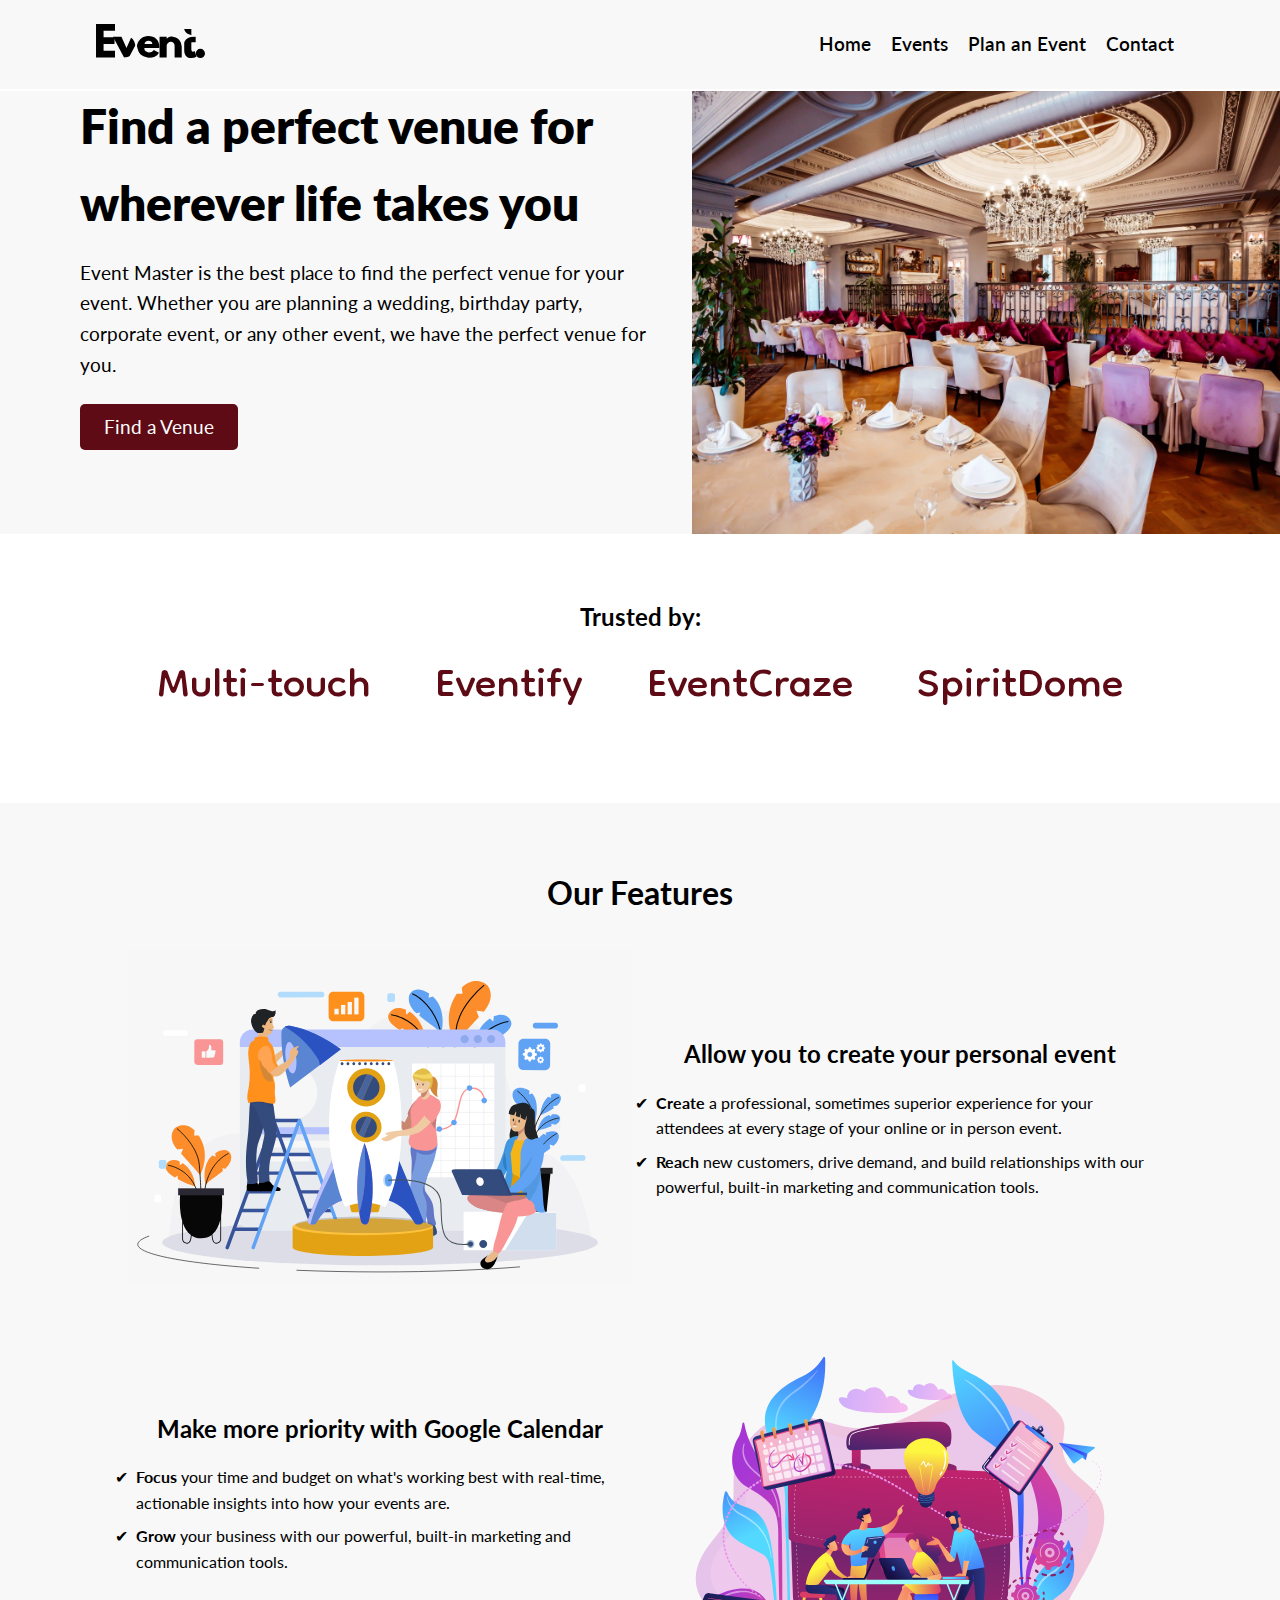
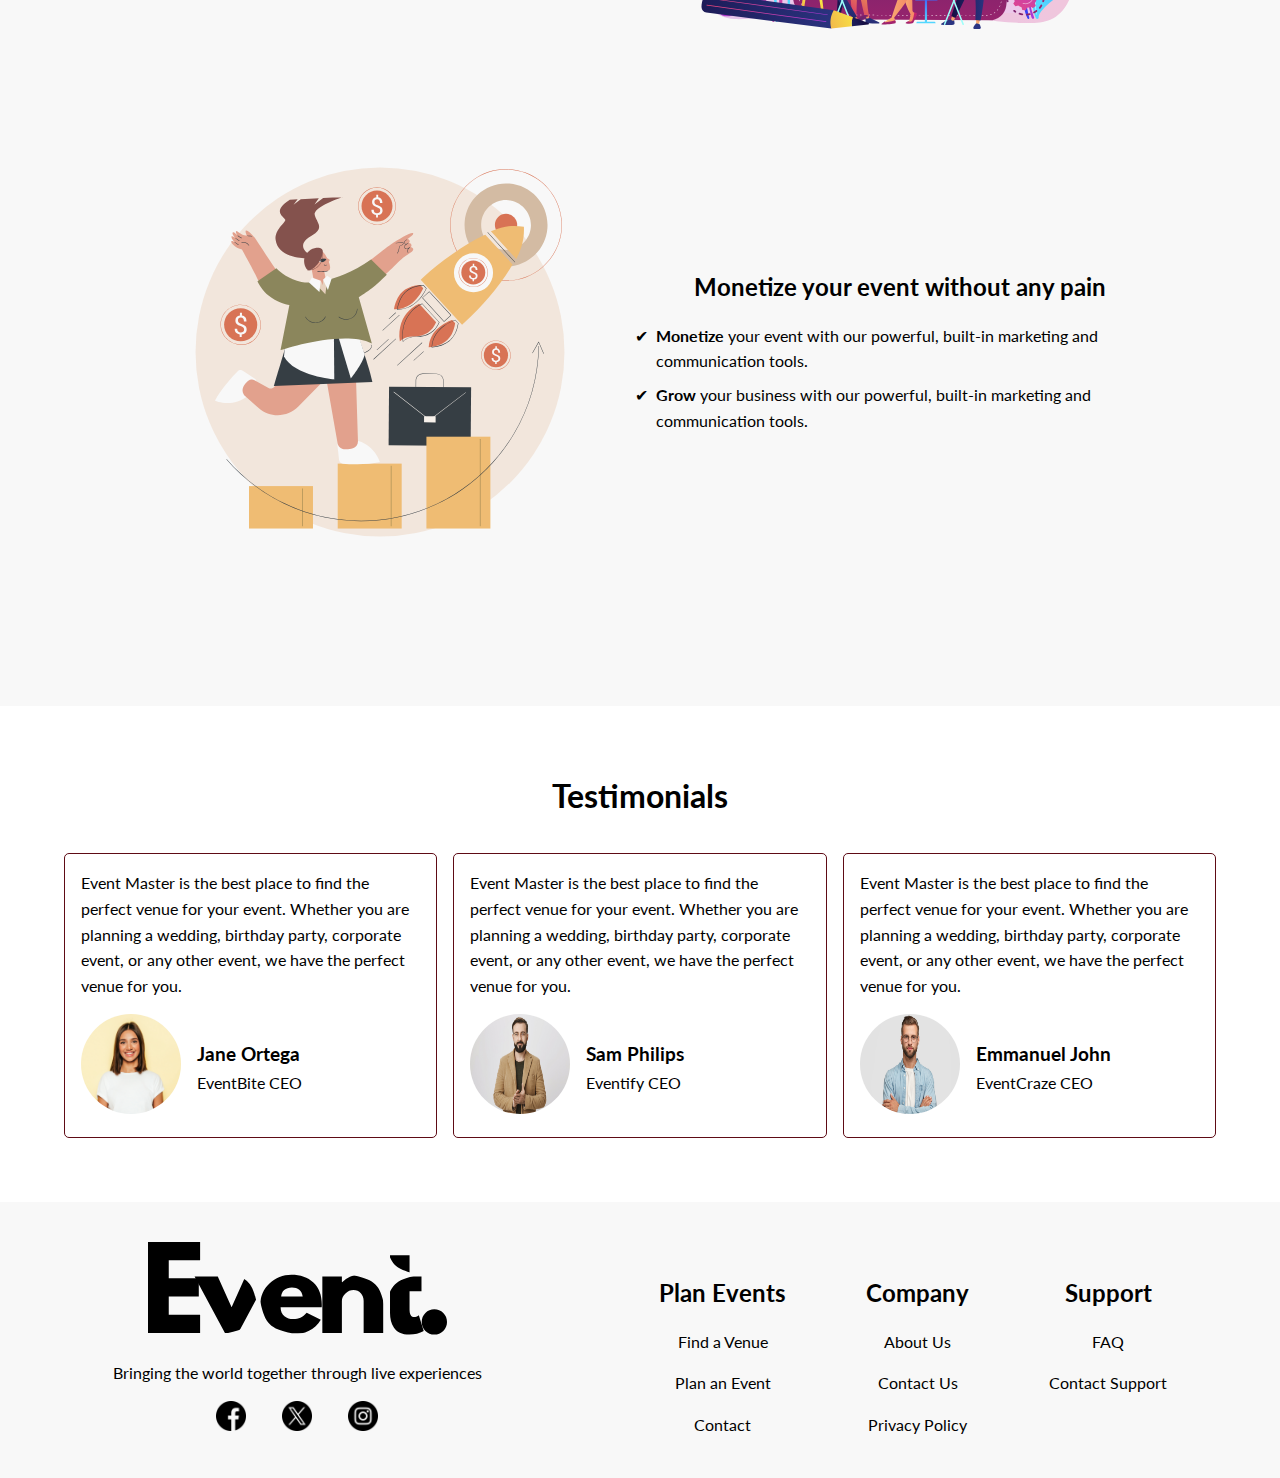
<file: index.html>
<!DOCTYPE html>
<html lang="en">
<head>
    <meta charset="UTF-8">
    <meta name="viewport" content="width=device-width, initial-scale=1.0">
    <title>Event Master</title>
    <meta name="description" content="WDD 131 - Dynamic Web Fundamentals by Aniekan Winner Anietie. Event Master">
    <meta name="author" content="Aniekan Winner Anietie">

    <link rel="stylesheet" href="styles/base.css">
    <link rel="stylesheet" href="styles/event.css">
    <link rel="stylesheet" href="styles/event-large.css">

    <link rel="preconnect" href="https://fonts.googleapis.com">
    <link rel="preconnect" href="https://fonts.gstatic.com" crossorigin>
    <link href="https://fonts.googleapis.com/css2?family=Dongle&family=Lato:ital,wght@0,100;0,300;0,400;0,700;0,900;1,100;1,300;1,400;1,700;1,900&display=swap" rel="stylesheet">

    <script src="scripts/event.js" defer></script>
</head>
<body>
    <header>
      <div class="logo">
        <img src="images/event-logo.svg" alt="Logo of event master" loading="lazy">
      </div>
      <nav>
        <button id="hamburger">&#9776;</button>
        <ul id="nav-menu">
          <li><a href="index.html">Home</a></li>
          <li><a href="events.html">Events</a></li>
          <li><a href="plan.html">Plan an Event</a></li>
          <li><a href="contact.html">Contact</a></li>
        </ul>
      </nav>
    </header>

    <main>
      <section class="hero">
        <div class="hero-text">
          <h1>Find a perfect venue for wherever life takes you</h1>
          <p>Event Master is the best place to find the perfect venue for your event. Whether you are planning a wedding, birthday party, corporate event, or any other event, we have the perfect venue for you.</p>
          <a href="events.html" class="btn">Find a Venue</a>
        </div>
        <div class="hero-image">
          <picture>
            <source srcset="images/hero-desktop.webp" media="(min-width: 769px)">
            <img src="images/hero-mobile.webp" alt="A beautiful event center" loading="lazy">
          </picture>
        </div>
      </section>

      <section class="partners">
        <h2>Trusted by:</h2>
        <div class="partner-logo">
          <p>Multi-touch </p>
          <p>Eventify</p>
          <p>EventCraze</p>
          <p>SpiritDome</p>
        </div>
      </section>

      <section class="feature-container">
        <h2>Our Features</h2>

        <div class="feature">
          <div>
            <img src="images/feature-1.svg" alt="Feature 1" loading="lazy">
          </div>
          <div>
            <h3>Allow you to create your personal event</h3>
            <ul>
              <li>
                <p>
                  <strong>Create</strong> a professional, sometimes superior experience for your attendees at every stage of your online or in person event.
                </p>
              </li>
              <li>
                <p>
                  <strong>Reach </strong>new customers, drive demand, and build relationships with our powerful, built-in marketing and communication tools.
                </p>
              </li>
            </ul>
          </div>
        </div>

        <div class="feature">
          <div>
            <img src="images/feature-2.svg" alt="Feature 2" loading="lazy">
          </div>
          <div>
            <h3>Make more priority with Google Calendar</h3>
            <ul>
              <li>
                <p>
                  <strong>Focus </strong>your time and budget on what's working best with real-time, actionable insights into how your events are.
                </p>
              </li>
              <li>
                <p>
                  <strong>Grow</strong> your business with our powerful, built-in marketing and communication tools.
                </p>
              </li>
            </ul>
          </div>
        </div>

        <div class="feature">
          <div>
            <img src="images/feature-3.svg" alt="Feature 3" loading="lazy">
          </div>
          <div>
            <h3>Monetize your event without any pain</h3>
            <ul>
              <li>
                <p>
                  <strong>Monetize</strong> your event with our powerful, built-in marketing and communication tools.
                </p>
              </li>
              <li>
                <p>
                  <strong>Grow</strong> your business with our powerful, built-in marketing and communication tools.
                </p>
              </li>
            </ul>
          </div>
        </div>
      </section>

      <section class="testimonial-container">
        <h2>Testimonials</h2>

        <div class="testimonial">
          <div class="testimonial-card">
          <p>Event Master is the best place to find the perfect venue for your event. Whether you are planning a wedding, birthday party, corporate event, or any other event, we have the perfect venue for you.</p>
          <div>
            <div>
              <img src="images/person-1.webp" alt="Testimonial 1" loading="lazy">
            </div>
            <div>
              <h3>Jane Ortega</h3>
              <p>EventBite CEO</p>
            </div>
          </div>
        </div>

        <div class="testimonial-card">
          <p>Event Master is the best place to find the perfect venue for your event. Whether you are planning a wedding, birthday party, corporate event, or any other event, we have the perfect venue for you.</p>
          <div >
            <div>
              <img src="images/person-2.webp" alt="Testimonial 2" loading="lazy">
            </div>
            <div>
              <h3>Sam Philips</h3>
              <p>Eventify CEO</p>
            </div>
          </div>
        </div>

        <div class="testimonial-card">
          <p>Event Master is the best place to find the perfect venue for your event. Whether you are planning a wedding, birthday party, corporate event, or any other event, we have the perfect venue for you.</p>
          <div>
            <div>
              <img src="images/person-3.webp" alt="Testimonial 3" loading="lazy">
            </div>
            <div>
              <h3>Emmanuel John</h3>
              <p>EventCraze CEO</p>
            </div>
          </div>
        </div>
        </div>
        
      </section>

      <footer>
        <div class="footer-details">
          <div>
            <img src="images/event-logo.svg" alt="Logo of event master" loading="lazy">
          </div>
          <p>Bringing the world together through live experiences</p>
          <div class="footer-social">
            <a href="https://facebook.com" target="_blank"><img src="images/facebook.png" alt="Facebook"></a>
            <a href="https://twitter.com" target="_blank"><img src="images/x.png" alt="Twitter"></a>
            <a href="https://instagram.com" target="_blank"><img src="images/instagram.png" alt="Instagram"></a>
          </div>
        </div>

        <div class="footer-links">
          <div class="footer-link">
            <h3>Plan Events</h3>
            <ul>
              <li><a href="events.html">Find a Venue</a></li>
              <li><a href="plan.html">Plan an Event</a></li>
              <li><a href="contact.html">Contact</a></li>
          </div>

          <div class="footer-link">
            <h3>Company</h3>
            <ul>
              <li><a href="about.html">About Us</a></li>
              <li><a href="contact.html">Contact Us</a></li>
              <li><a href="privacy.html">Privacy Policy</a></li>
            </ul>
          </div>

          <div class="footer-link">
            <h3>Support</h3>
            <ul>
              <li><a href="faq.html">FAQ</a></li>
              <li><a href="contact.html">Contact Support</a></li>
            </ul>
          </div>
        </div>
      </footer>

    </main>
</body>
</html>
</file>
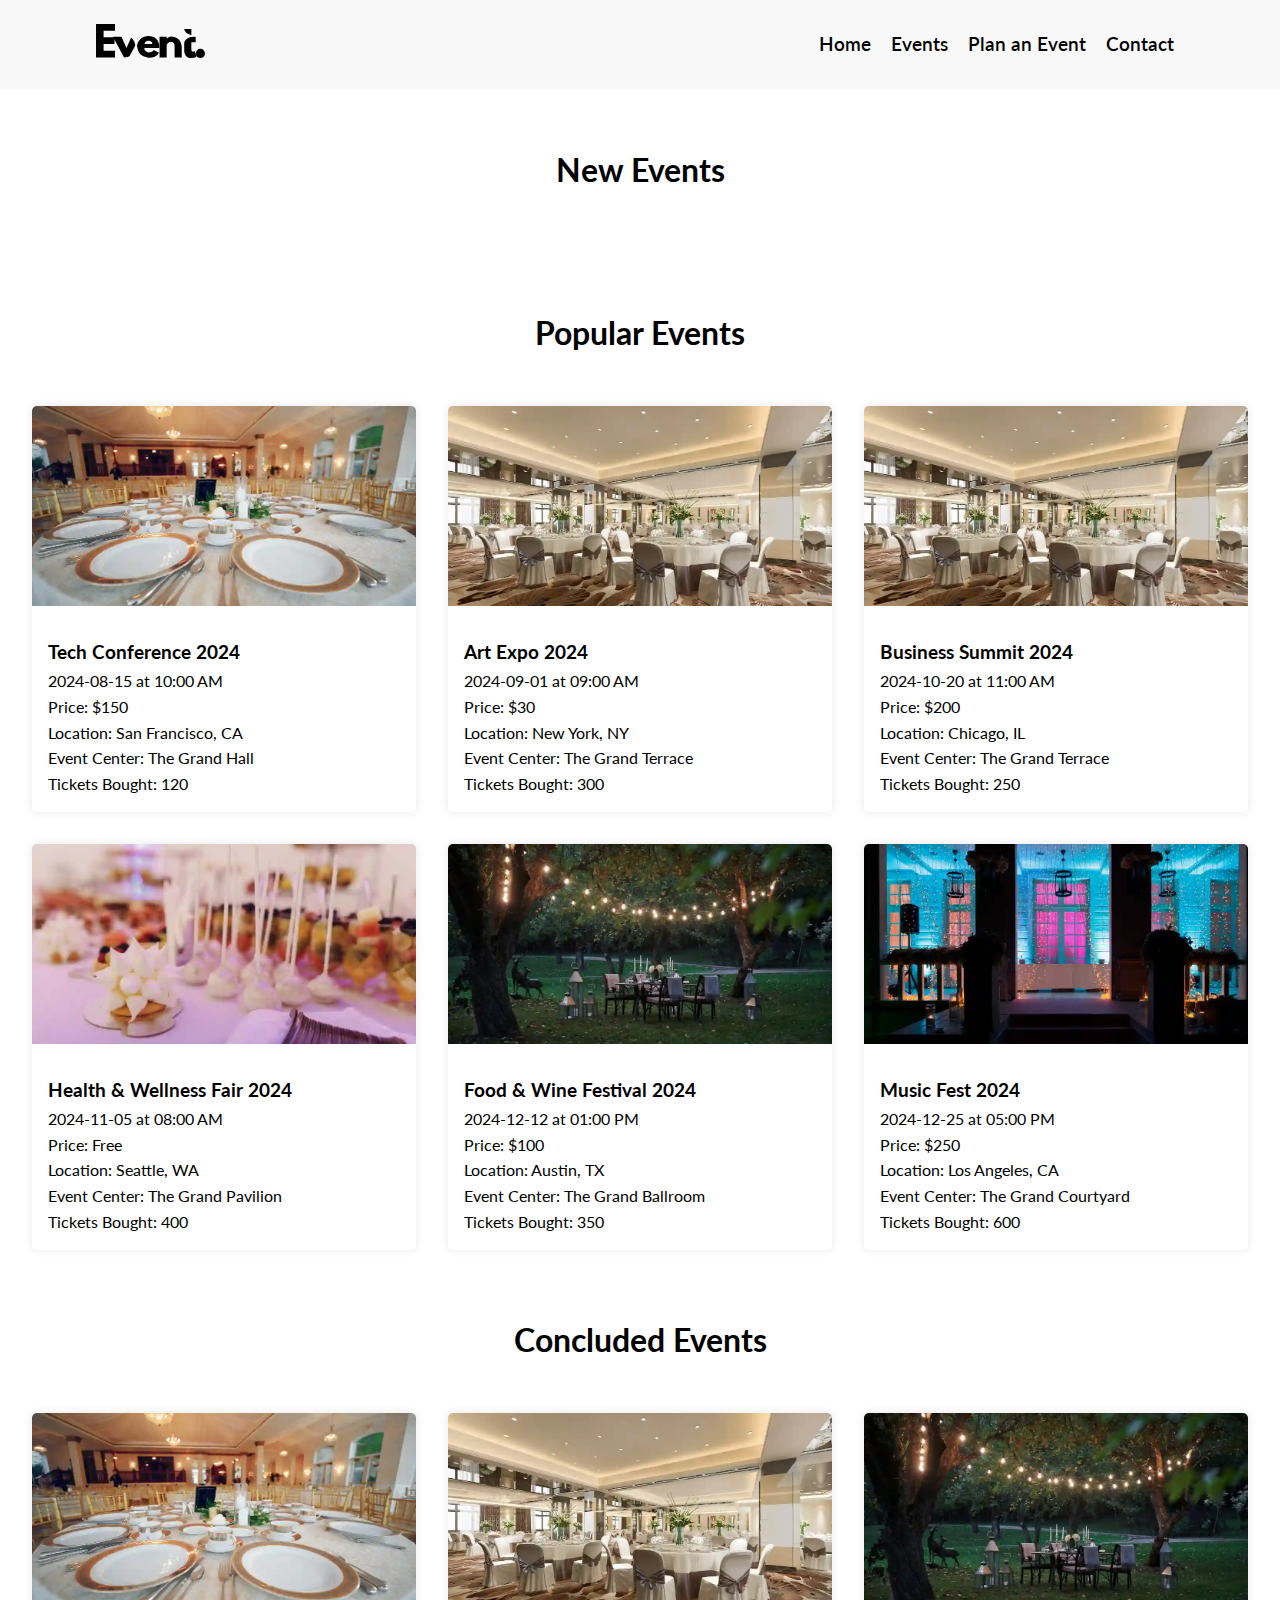
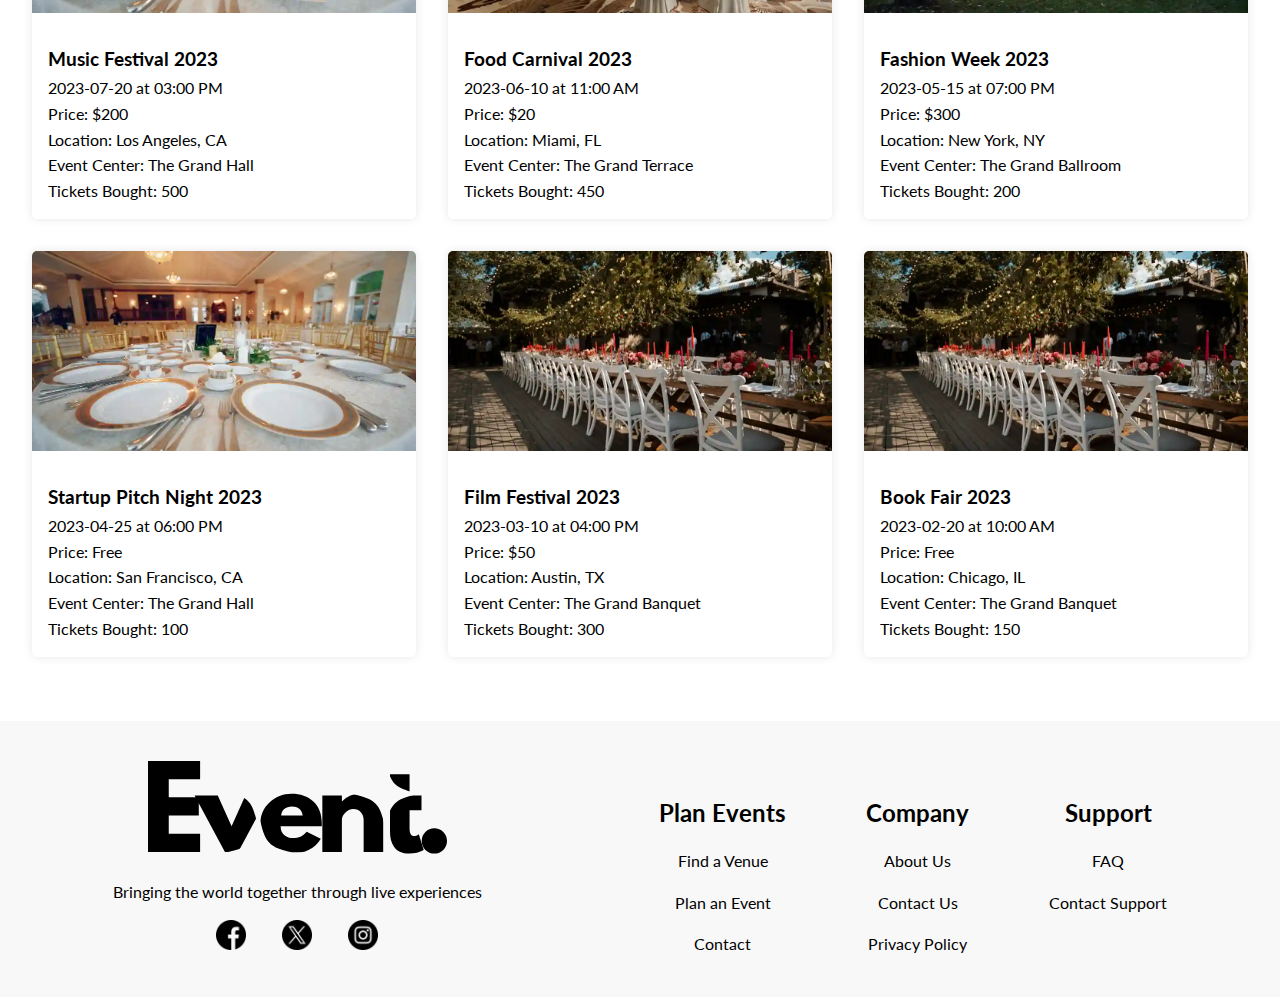
<file: events.html>
<!DOCTYPE html>
<html lang="en">
<head>
    <meta charset="UTF-8">
    <meta name="viewport" content="width=device-width, initial-scale=1.0">
    <title>EventMaster - Events</title>
    <meta name="description" content="WDD 131 - Dynamic Web Fundamentals by Aniekan Winner Anietie. Event Master">
    <meta name="author" content="Aniekan Winner Anietie">

    <link rel="stylesheet" href="styles/base.css">
    <link rel="stylesheet" href="styles/event.css">
    <link rel="stylesheet" href="styles/event-large.css">
    <link rel="preconnect" href="https://fonts.googleapis.com">
    <link rel="preconnect" href="https://fonts.gstatic.com" crossorigin>
    <link href="https://fonts.googleapis.com/css2?family=Dongle&family=Lato:ital,wght@0,100;0,300;0,400;0,700;0,900;1,100;1,300;1,400;1,700;1,900&display=swap" rel="stylesheet">
    <script src="scripts/event.js" defer></script>
</head>
<body>
    <header>
        <div class="logo">
            <img src="images/event-logo.svg" alt="Logo of event master" loading="lazy">
        </div>
        <nav>
            <button id="hamburger">&#9776;</button>
            <ul id="nav-menu">
                <li><a href="index.html">Home</a></li>
                <li><a href="events.html">Events</a></li>
                <li><a href="plan.html">Plan an Event</a></li>
                <li><a href="contact.html">Contact</a></li>
            </ul>
        </nav>
    </header>

    <main>
        <section class="events">
            <div class="events-section" id="new-events">
                <h2>New Events</h2>
                <div class="events-list"></div>
            </div>
            <div class="events-section" id="popular-events">
                <h2>Popular Events</h2>
                <div class="events-list">
                    <!-- Popular events cards go here -->
                </div>
            </div>
            <div class="events-section" id="concluded-events">
                <h2>Concluded Events</h2>
                <div class="events-list">
                    <!-- Concluded events cards go here -->
                </div>
            </div>
        </section>
    </main>

    <footer>
        <div class="footer-details">
            <div>
                <img src="images/event-logo.svg" alt="Logo of event master" loading="lazy">
            </div>
            <p>Bringing the world together through live experiences</p>
            <div class="footer-social">
                <a href="https://facebook.com" target="_blank"><img src="images/facebook.png" alt="Facebook"></a>
                <a href="https://twitter.com" target="_blank"><img src="images/x.png" alt="Twitter"></a>
                <a href="https://instagram.com" target="_blank"><img src="images/instagram.png" alt="Instagram"></a>
            </div>
        </div>
        <div class="footer-links">
            <div class="footer-link">
                <h3>Plan Events</h3>
                <ul>
                    <li><a href="events.html">Find a Venue</a></li>
                    <li><a href="plan.html">Plan an Event</a></li>
                    <li><a href="contact.html">Contact</a></li>
                </ul>
            </div>
            <div class="footer-link">
                <h3>Company</h3>
                <ul>
                    <li><a href="about.html">About Us</a></li>
                    <li><a href="contact.html">Contact Us</a></li>
                    <li><a href="privacy.html">Privacy Policy</a></li>
                </ul>
            </div>
            <div class="footer-link">
                <h3>Support</h3>
                <ul>
                    <li><a href="faq.html">FAQ</a></li>
                    <li><a href="contact.html">Contact Support</a></li>
                </ul>
            </div>
        </div>
    </footer>
</body>
</html>
</file>
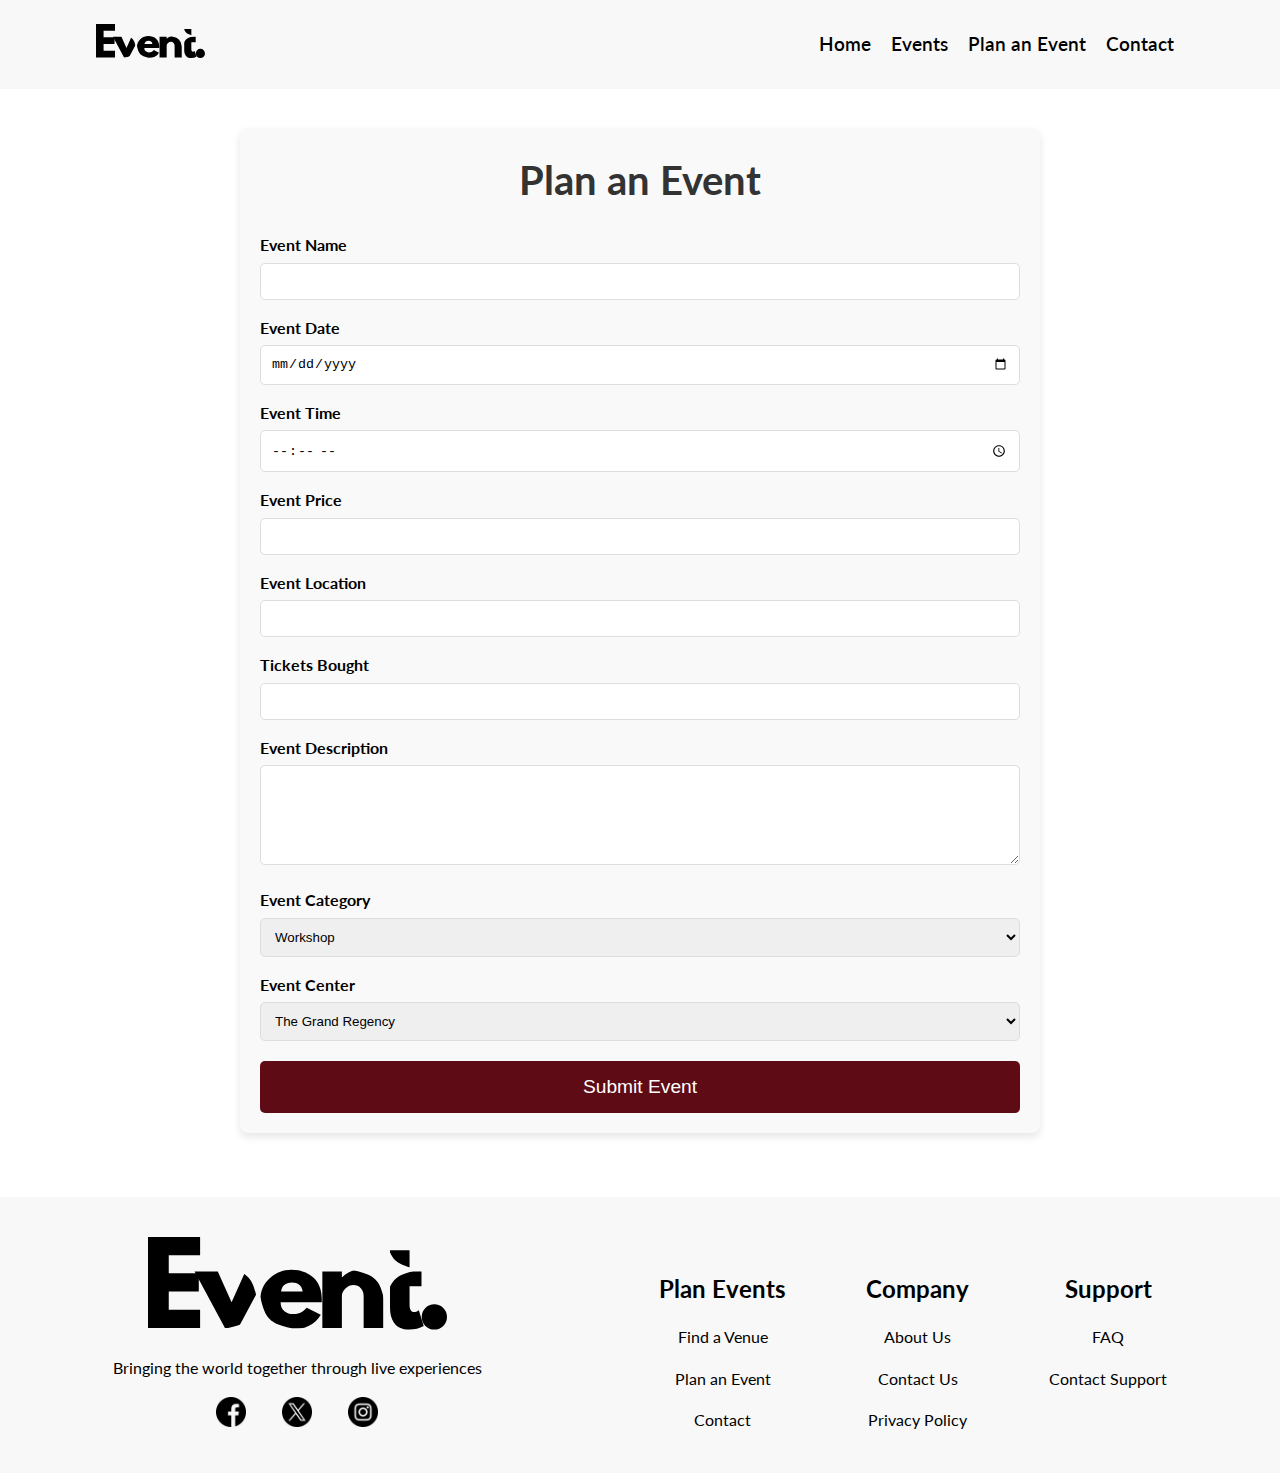
<file: plan.html>
<!DOCTYPE html>
<html lang="en">
	<head>
		<meta charset="UTF-8" />
		<meta name="viewport" content="width=device-width, initial-scale=1.0" />
		<title>EventMaster - Plan an Event</title>
		<meta
			name="description"
			content="WDD 131 - Dynamic Web Fundamentals by Aniekan Winner Anietie. Event Master"
		/>
		<meta name="author" content="Aniekan Winner Anietie" />

		<link rel="stylesheet" href="styles/base.css" />
		<link rel="stylesheet" href="styles/event.css" />
		<link rel="stylesheet" href="styles/event-large.css" />
		<link rel="preconnect" href="https://fonts.googleapis.com" />
		<link rel="preconnect" href="https://fonts.gstatic.com" crossorigin />
		<link
			href="https://fonts.googleapis.com/css2?family=Dongle&family=Lato:ital,wght@0,100;0,300;0,400;0,700;0,900;1,100;1,300;1,400;1,700;1,900&display=swap"
			rel="stylesheet"
		/>
		<script src="scripts/event.js" defer></script>
	</head>
	<body>
		<header>
			<div class="logo">
				<img
					src="images/event-logo.svg"
					alt="Logo of event master"
					loading="lazy"
				/>
			</div>
			<nav>
				<button id="hamburger">&#9776;</button>
				<ul id="nav-menu">
					<li><a href="index.html">Home</a></li>
					<li><a href="events.html">Events</a></li>
					<li><a href="plan.html">Plan an Event</a></li>
					<li><a href="contact.html">Contact</a></li>
				</ul>
			</nav>
		</header>

		<main class="plan-container">
			<section class="plan-event">
				<h1>Plan an Event</h1>
				<form id="eventForm">
					<div class="form-group">
						<label for="eventName">Event Name</label>
						<input type="text" id="eventName" name="eventName" required />
					</div>

					<div class="form-group">
						<label for="eventDate">Event Date</label>
						<input type="date" id="eventDate" name="eventDate" required />
					</div>

					<div class="form-group">
						<label for="eventTime">Event Time</label>
						<input type="time" id="eventTime" name="eventTime" required />
					</div>

					<div class="form-group">
						<label for="eventPrice">Event Price</label>
						<input type="number" id="eventPrice" name="eventPrice" required />
					</div>

					<div class="form-group">
						<label for="eventLocation">Event Location</label>
						<input
							type="text"
							id="eventLocation"
							name="eventLocation"
							required
						/>
					</div>

					<div class="form-group">
						<label for="eventTickets">Tickets Bought</label>
						<input
							type="number"
							id="eventTickets"
							name="eventTickets"
							required
						/>
					</div>

					<div class="form-group">
						<label for="eventDescription">Event Description</label>
						<textarea
							id="eventDescription"
							name="eventDescription"
							required
						></textarea>
					</div>

					<div class="form-group">
						<label for="eventCategory">Event Category</label>
						<select id="eventCategory" name="eventCategory" required>
							<option value="workshop">Workshop</option>
							<option value="conference">Conference</option>
							<option value="social">Social</option>
						</select>
					</div>

					<div class="form-group">
						<label for="eventCenter">Event Center</label>
						<select id="eventCenter" name="eventCenter" required>
							<!-- Options will be populated dynamically -->
						</select>
					</div>

					<button type="submit">Submit Event</button>
				</form>
			</section>
		</main>

		<footer>
			<div class="footer-details">
				<div>
					<img
						src="images/event-logo.svg"
						alt="Logo of event master"
						loading="lazy"
					/>
				</div>
				<p>Bringing the world together through live experiences</p>
				<div class="footer-social">
					<a href="https://facebook.com" target="_blank"
						><img src="images/facebook.png" alt="Facebook"
					/></a>
					<a href="https://twitter.com" target="_blank"
						><img src="images/x.png" alt="Twitter"
					/></a>
					<a href="https://instagram.com" target="_blank"
						><img src="images/instagram.png" alt="Instagram"
					/></a>
				</div>
			</div>
			<div class="footer-links">
				<div class="footer-link">
					<h3>Plan Events</h3>
					<ul>
						<li><a href="events.html">Find a Venue</a></li>
						<li><a href="plan.html">Plan an Event</a></li>
						<li><a href="contact.html">Contact</a></li>
					</ul>
				</div>
				<div class="footer-link">
					<h3>Company</h3>
					<ul>
						<li><a href="about.html">About Us</a></li>
						<li><a href="contact.html">Contact Us</a></li>
						<li><a href="privacy.html">Privacy Policy</a></li>
					</ul>
				</div>
				<div class="footer-link">
					<h3>Support</h3>
					<ul>
						<li><a href="faq.html">FAQ</a></li>
						<li><a href="contact.html">Contact Support</a></li>
					</ul>
				</div>
			</div>
		</footer>
	</body>
</html>
</file>
<file: styles/base.css>
* {
	box-sizing: border-box;
	padding: 0;
	margin: 0;
}

:root {
	--primary-color: #5e0b15;
	--secondary-color: #f8f8f8;
	--light-color: #ffffff;
	--dark-color: #000;
	--aside-color: #e7d915;
}

body {
	font-family: "Lato", sans-serif;
	font-weight: 400;
	font-style: normal;
	color: var(--tertiary-color);
	line-height: 1.6;
}
</file>
<file: styles/event.css>
/* Header Styles */
header {
	display: flex;
	justify-content: space-between;
	align-items: center;
	background-color: var(--secondary-color);
	padding: 1rem 1.5rem;
	border-bottom: 2px solid #fff;
	position: fixed;
	width: 100%;
	z-index: 1000;
}

header .logo {
	width: 50%;
}

header .logo img {
	width: 70%;
}

/* Navigation Styles */
nav {
	display: flex;
	justify-content: space-evenly;
	gap: 1rem;
}

nav ul {
	list-style-type: none;
	display: flex;
	flex-direction: column;
	align-items: center;
	position: absolute;
	background-color: var(--secondary-color);
	width: 100%;
	max-height: 0;
	overflow: hidden;
	transition: max-height 0.3s ease-in-out;
	opacity: 0;
}

nav ul.show {
	max-height: 320px;
	opacity: 1;
	top: 4.8rem;
	right: 0;
}

nav ul li {
	margin: 10px 0;
}

nav ul li a {
	position: relative;
	color: var(--dark-color);
	font-size: 1.2rem;
	font-weight: 600;
	text-decoration: none;
	transition: background-color 0.3s;
	overflow: hidden;
	padding-bottom: 5px;
}

nav ul li a::after {
	content: "";
	position: absolute;
	bottom: 0;
	left: 0;
	width: 0;
	height: 2px;
	background-color: var(--dark-color);
	transition: width 0.3s ease;
}

nav ul li a:hover::after {
	width: 90%;
}

#hamburger {
	display: block;
	font-size: 2rem;
	background: none;
	border: none;
	font-weight: 700;
}

/* Main Styling */
.hero {
	background-color: var(--secondary-color);
	text-align: center;
	padding-top: 4rem;
}

.hero-text {
	padding: 2rem 1rem;
	color: var(--dark-color);
}

.hero-text h1 {
	font-size: 2.5rem;
	font-weight: 800;
	margin-bottom: 1rem;
}

.hero-text p {
	font-size: 1.2rem;
	margin-bottom: 2rem;
}

.hero-text .btn {
	padding: 0.5rem 1rem;
	background-color: var(--primary-color);
	color: var(--light-color);
	border: none;
	border-radius: 5px;
	cursor: pointer;
	transition: background-color 0.3s;
	text-decoration: none;
}

.hero-text .btn:hover {
	background-color: var(--dark-color);
}

.hero-image {
	width: 100%;
	overflow: hidden;
	position: relative;
}

.hero-image picture,
.hero-image img {
	width: 100%;
	height: 100%;
	display: block;
	object-fit: cover;
}

/* Ensure the image does not overflow the container */
.hero-image img {
	max-width: 100%;
}

.partners {
	display: flex;
	flex-direction: column;
	align-items: center;
	justify-content: center;
	padding: 2rem 0;
}

.partners h2 {
	font-size: 1.5rem;
}

.partner-logo {
	display: flex;
	align-items: center;
	justify-content: center;
	flex-wrap: wrap;
}

.partners div p {
	font-family: "Dongle", sans-serif;
	font-size: 2.5rem;
	color: var(--primary-color);
	margin: 0 1rem;
}

.feature-container {
	padding: 2.5rem 1.5rem;
	background-color: var(--secondary-color);
}

.feature-container h2 {
	font-size: 2rem;
	text-align: center;
	margin-bottom: 2rem;
}

.feature {
	display: flex;
	flex-direction: column;
	justify-content: center;
	align-items: center;
	margin: 2rem 0;
	gap: 1rem;
}

.feature img {
	width: 100%;
}

.feature h3 {
	font-size: 1.5rem;
	font-weight: 700;
	text-align: center;
}

.feature ul {
	list-style-type: "✔";
}

.feature ul li {
	padding-left: 0.5rem;
	margin: 0.5rem 0;
}

.testimonial-container {
	padding: 2.5rem 1.5rem;
}

.testimonial-container h2 {
	font-size: 2rem;
	text-align: center;
	margin-bottom: 2rem;
}

.testimonial {
	display: flex;
	flex-direction: column;
	align-items: center;
	gap: 1rem;
}

.testimonial-card {
	display: flex;
	flex-direction: column;
	gap: 1rem;
	padding: 1rem;
	border: 1px solid var(--primary-color);
	border-radius: 5px;
}

.testimonial-card > div {
	display: flex;
	gap: 1rem;
	align-items: center;
}

.testimonial-card img {
	width: 100px;
	height: 100px;
	border-radius: 50%;
}

footer {
	background-color: var(--secondary-color);
	text-align: center;
	padding: 2.5rem 1.5rem;
}
.footer-details {
	display: flex;
	flex-direction: column;
	gap: 1rem;
}

.footer-social a {
	text-decoration: none;
	color: var(--dark-color);
	margin: 0 1rem;
}

.footer-social img {
	width: 30px;
}

.footer-links {
	display: flex;
	flex-direction: column;
	justify-content: center;
	gap: 1.5rem;
	margin-top: 2rem;
}

.footer-links ul {
	list-style-type: none;
}

.footer-links a {
	text-decoration: none;
	color: var(--dark-color);
}

.events {
	padding: 6rem 1rem 2rem 1rem;
}

.events h2 {
	font-size: 2rem;
	text-align: center;
	margin-bottom: 1rem;
	margin-top: 2rem;
}

.events-list {
	display: grid;
	grid-template-columns: repeat(auto-fill, minmax(300px, 1fr));
	gap: 2rem;
	padding: 2rem 1rem;
}

.event-card {
	display: flex;
	flex-direction: column;
	gap: 1rem;
	box-shadow: 0 0 10px rgba(0, 0, 0, 0.1);
	border-radius: 5px;
}

.event-card:hover {
	transform: translateY(-5px);
	transition: transform 0.3s;
}

.event-card img {
	width: 100%;
	height: 200px;
	object-fit: cover;
	border-radius: 5px 5px 0 0;
}

.event-info {
	padding: 1rem;
}

.plan-container {
	padding: 6rem 0 4rem 0;
}

.plan-event {
	margin: 0 auto;
	background: #f9f9f9;
	padding: 20px;
	border-radius: 8px;
	box-shadow: 0 4px 8px rgba(0, 0, 0, 0.1);
}

.plan-event h1 {
	text-align: center;
	margin-bottom: 20px;
	font-size: 2.5rem;
	color: #333;
}

.form-group {
	margin-bottom: 15px;
}

.form-group label {
	display: block;
	margin-bottom: 5px;
	font-weight: bold;
}

.form-group input,
.form-group textarea,
.form-group select {
	width: 100%;
	padding: 10px;
	border: 1px solid #ddd;
	border-radius: 5px;
}

.form-group textarea {
	resize: vertical;
	height: 100px;
}

button[type="submit"] {
	display: block;
	width: 100%;
	padding: 15px;
	background-color: var(--primary-color);
	color: #fff;
	border: none;
	border-radius: 5px;
	font-size: 1.2rem;
	cursor: pointer;
	margin-top: 20px;
}

button[type="submit"]:hover {
	background-color: var(--primary-color);
}

@media screen and (min-width: 769px) {
	
}
</file>
<file: styles/event-large.css>
/* Media Queries for Desktop */
@media (min-width: 769px) {
	header {
		padding: 1.5rem 6rem;
	}

	header .logo {
		width: 50%;
	}

	header .logo img {
		width: 20%;
	}
	nav ul {
		flex-direction: row;
		justify-content: center;
		position: static;
		max-height: none;
		opacity: 1;
	}

	nav ul li {
		margin: 0 10px;
	}

	#hamburger {
		display: none;
	}

	.hero {
		display: flex;
	}

	.hero-text {
		text-align: left;
		padding: 0;
		padding: 1.5rem 1.5rem 3.5rem 5rem;
		flex: 1;
	}

	.hero-text h1 {
		font-size: 3rem;
	}

	.hero-text p {
		font-size: 1.2rem;
	}

	.hero-text .btn {
		padding: 0.7rem 1.5rem;
		font-size: 1.2rem;
	}

	.hero-image {
		flex: 1;
	}

	.partners {
		padding: 4rem 0;
	}

	.partners div p {
		font-size: 4rem;
		margin: 0 2rem;
	}

	.feature-container {
		padding: 4rem 8rem;
	}

	.feature {
		flex-direction: row;
		justify-content: space-between;
	}

	.feature div {
		flex: 1;
	}

	.feature:nth-child(odd) {
		flex-direction: row-reverse;
	}

	.feature h3 {
		font-size: 1.5rem;
		margin-bottom: 1rem;
	}

	.testimonial-container {
		padding: 4rem;
	}

	.testimonial {
		flex-direction: row;
		justify-content: space-evenly;
	}

	footer {
		display: flex;
		justify-content: space-around;
		align-items: center;
	}

	.footer-links {
		flex-direction: row;
		gap: 5rem;
	}

	.footer-links ul {
		display: flex;
		flex-direction: column;
		gap: 1rem;
	}

	.footer-links h3 {
		font-size: 1.5rem;
		margin-bottom: 1rem;
	}

	.events {
		padding: 7rem 1rem 2rem 1rem;
	}

	.plan-container {
		padding: 8rem 0 4rem 0;
	}

	.plan-event {
		max-width: 800px;
	}
}
</file>
